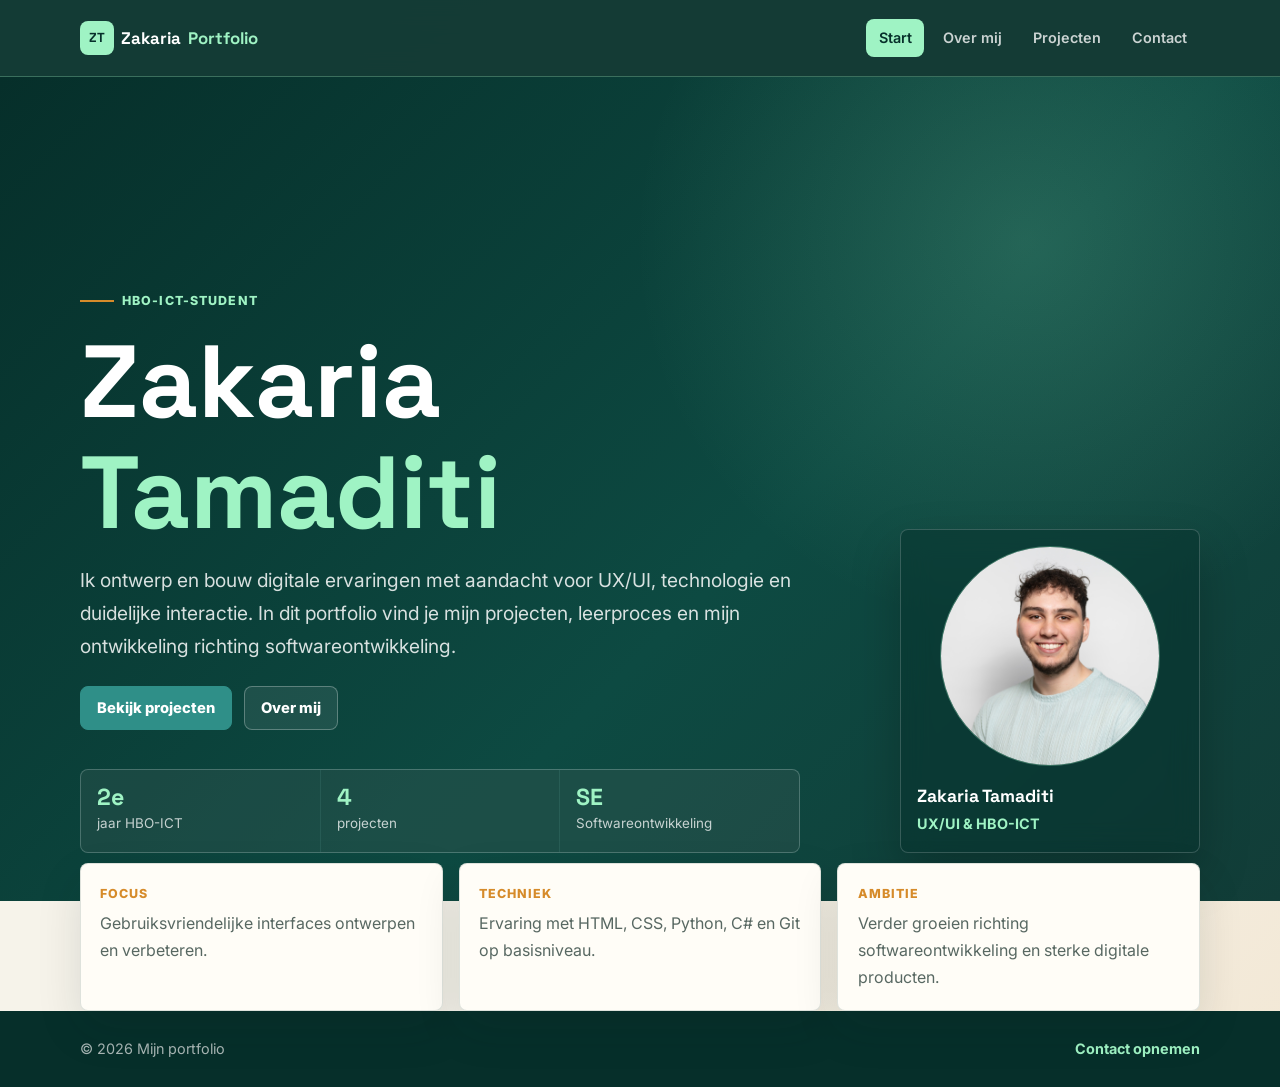
<file: index.html>
<!DOCTYPE html>
<html lang="nl">
<head>
  <meta charset="UTF-8">
  <meta name="viewport" content="width=device-width, initial-scale=1.0">
  <title>Start | Portfolio</title>
  <link rel="stylesheet" href="style.css">
</head>
<body>
  <header class="site-header">
    <nav class="navbar container" aria-label="Hoofdmenu">
      <a class="logo" href="index.html">Zakaria<span>Portfolio</span></a>
      <ul class="nav-links">
        <li><a href="index.html" aria-current="page">Start</a></li>
        <li><a href="about.html">Over mij</a></li>
        <li><a href="projects.html">Projecten</a></li>
        <li><a href="contact.html">Contact</a></li>
      </ul>
    </nav>
  </header>

  <main>
    <section class="hero">
      <div class="container hero-layout">
        <div class="hero-content">
          <span class="eyebrow">HBO-ICT-student</span>
          <h1>Zakaria <span class="highlight">Tamaditi</span></h1>
          <p>
            Ik ontwerp en bouw digitale ervaringen met aandacht voor UX/UI, technologie
            en duidelijke interactie. In dit portfolio vind je mijn projecten, leerproces
            en mijn ontwikkeling richting softwareontwikkeling.
          </p>
          <div class="hero-buttons">
            <a class="button" href="projects.html">Bekijk projecten</a>
            <a class="button button-outline" href="about.html">Over mij</a>
          </div>

          <div class="hero-stats" aria-label="Portfolio samenvatting">
            <div class="hero-stat">
              <strong>2e</strong>
              <span>jaar HBO-ICT</span>
            </div>
            <div class="hero-stat">
              <strong>4</strong>
              <span>projecten</span>
            </div>
            <div class="hero-stat">
              <strong>SE</strong>
              <span>Softwareontwikkeling</span>
            </div>
          </div>
        </div>

        <aside class="hero-profile-card" aria-label="Profielfoto Zakaria Tamaditi">
          <img src="assets/PF.png" alt="Profielfoto van Zakaria Tamaditi">
          <div>
            <strong>Zakaria Tamaditi</strong>
            <span>UX/UI &amp; HBO-ICT</span>
          </div>
        </aside>
      </div>
    </section>

    <section class="summary-band container" aria-label="Kernpunten">
      <div class="summary-grid">
        <div class="summary-item">
          <span>Focus</span>
          <p>Gebruiksvriendelijke interfaces ontwerpen en verbeteren.</p>
        </div>
        <div class="summary-item">
          <span>Techniek</span>
          <p>Ervaring met HTML, CSS, Python, C# en Git op basisniveau.</p>
        </div>
        <div class="summary-item">
          <span>Ambitie</span>
          <p>Verder groeien richting softwareontwikkeling en sterke digitale producten.</p>
        </div>
      </div>
    </section>
  </main>

  <footer class="site-footer">
    <div class="container footer-inner">
      <p>&copy; 2026 Mijn portfolio</p>
      <a href="contact.html">Contact opnemen</a>
    </div>
  </footer>
</body>
</html>
</file>
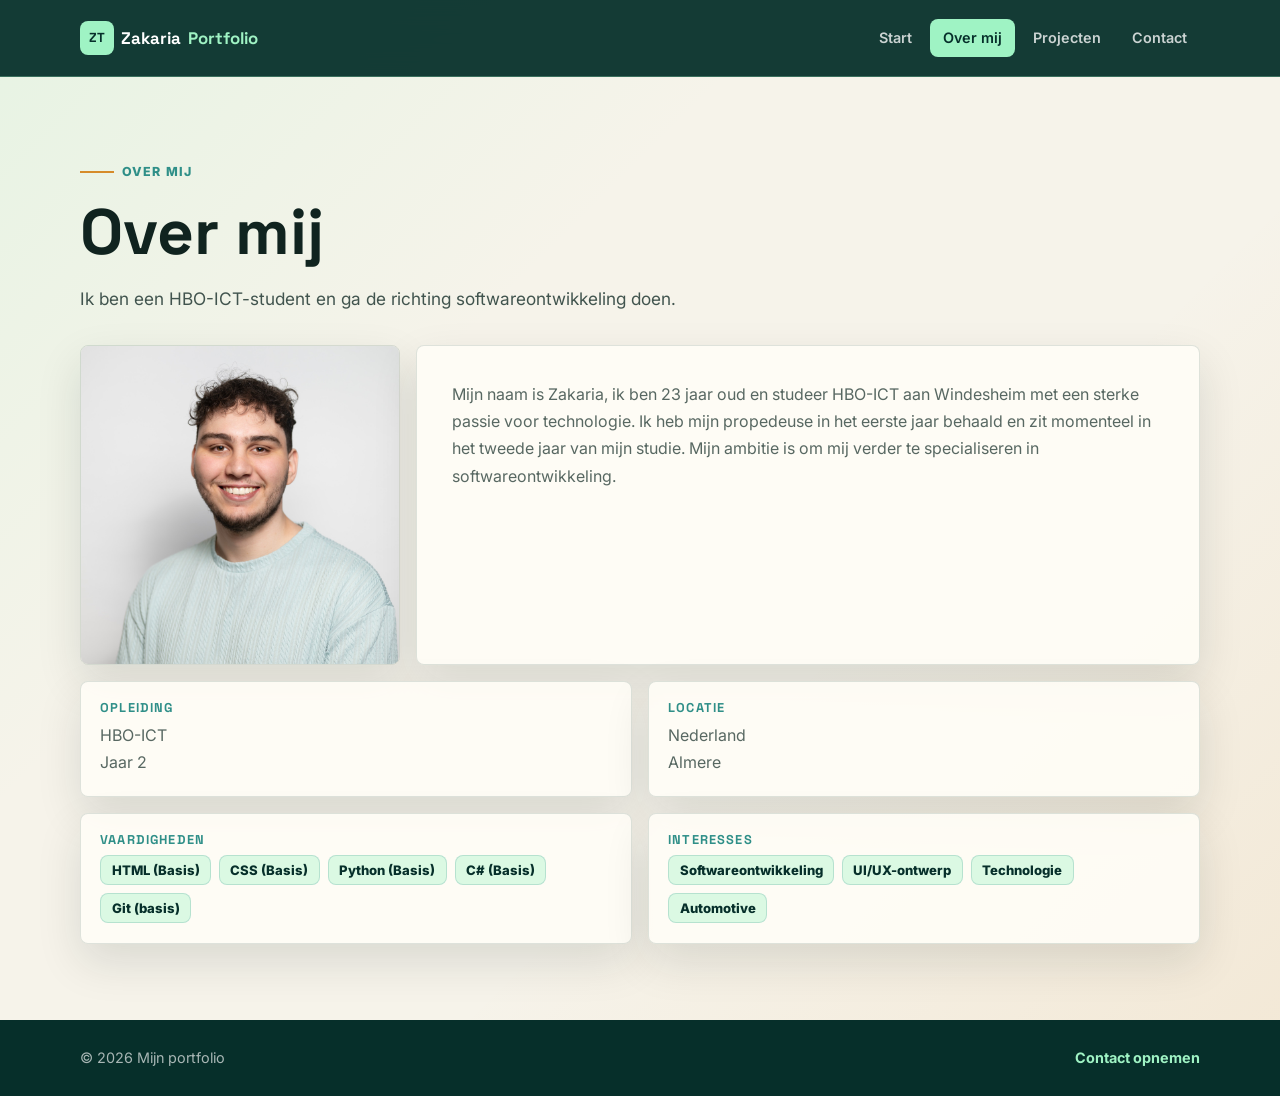
<file: about.html>
<!DOCTYPE html>
<html lang="nl">
<head>
  <meta charset="UTF-8">
  <meta name="viewport" content="width=device-width, initial-scale=1.0">
  <title>Over mij | Portfolio</title>
  <link rel="stylesheet" href="style.css">
</head>
<body>
  <header class="site-header">
    <nav class="navbar container" aria-label="Hoofdmenu">
      <a class="logo" href="index.html">Zakaria<span>Portfolio</span></a>
      <ul class="nav-links">
        <li><a href="index.html">Start</a></li>
        <li><a href="about.html" aria-current="page">Over mij</a></li>
        <li><a href="projects.html">Projecten</a></li>
        <li><a href="contact.html">Contact</a></li>
      </ul>
    </nav>
  </header>

  <main>
    <section class="section container">
      <div class="page-heading">
        <span class="eyebrow">Over mij</span>
        <h1>Over mij</h1>
        <p class="intro-text">
          Ik ben een HBO-ICT-student en ga de richting softwareontwikkeling doen.
        </p>
      </div>

      <div class="about-profile">
        <img src="assets/PF.png" alt="Profielfoto van Zakaria Tamaditi">
        <div class="card">
          <p>
            Mijn naam is Zakaria, ik ben 23 jaar oud en studeer HBO-ICT aan
            Windesheim met een sterke passie voor technologie. Ik heb mijn propedeuse
            in het eerste jaar behaald en zit momenteel in het tweede jaar van mijn studie.
            Mijn ambitie is om mij verder te specialiseren in softwareontwikkeling.
          </p>
        </div>
      </div>

      <div class="about-grid">
        <div class="about-item">
          <h3>Opleiding</h3>
          <p>HBO-ICT</p>
          <p>Jaar 2</p>
        </div>

        <div class="about-item">
          <h3>Locatie</h3>
          <p>Nederland</p>
          <p>Almere</p>
        </div>

        <div class="about-item">
          <h3>Vaardigheden</h3>
          <div class="skill-tags">
            <span class="tag">HTML (Basis)</span>
            <span class="tag">CSS (Basis)</span>
            <span class="tag">Python (Basis)</span>
            <span class="tag">C# (Basis)</span>
            <span class="tag">Git (basis)</span>
          </div>
        </div>

        <div class="about-item">
          <h3>Interesses</h3>
          <div class="skill-tags">
            <span class="tag">Softwareontwikkeling</span>
            <span class="tag">UI/UX-ontwerp</span>
            <span class="tag">Technologie</span>
            <span class="tag">Automotive</span>
          </div>
        </div>
      </div>
    </section>
  </main>

  <footer class="site-footer">
    <div class="container footer-inner">
      <p>&copy; 2026 Mijn portfolio</p>
      <a href="contact.html">Contact opnemen</a>
    </div>
  </footer>
</body>
</html>
</file>
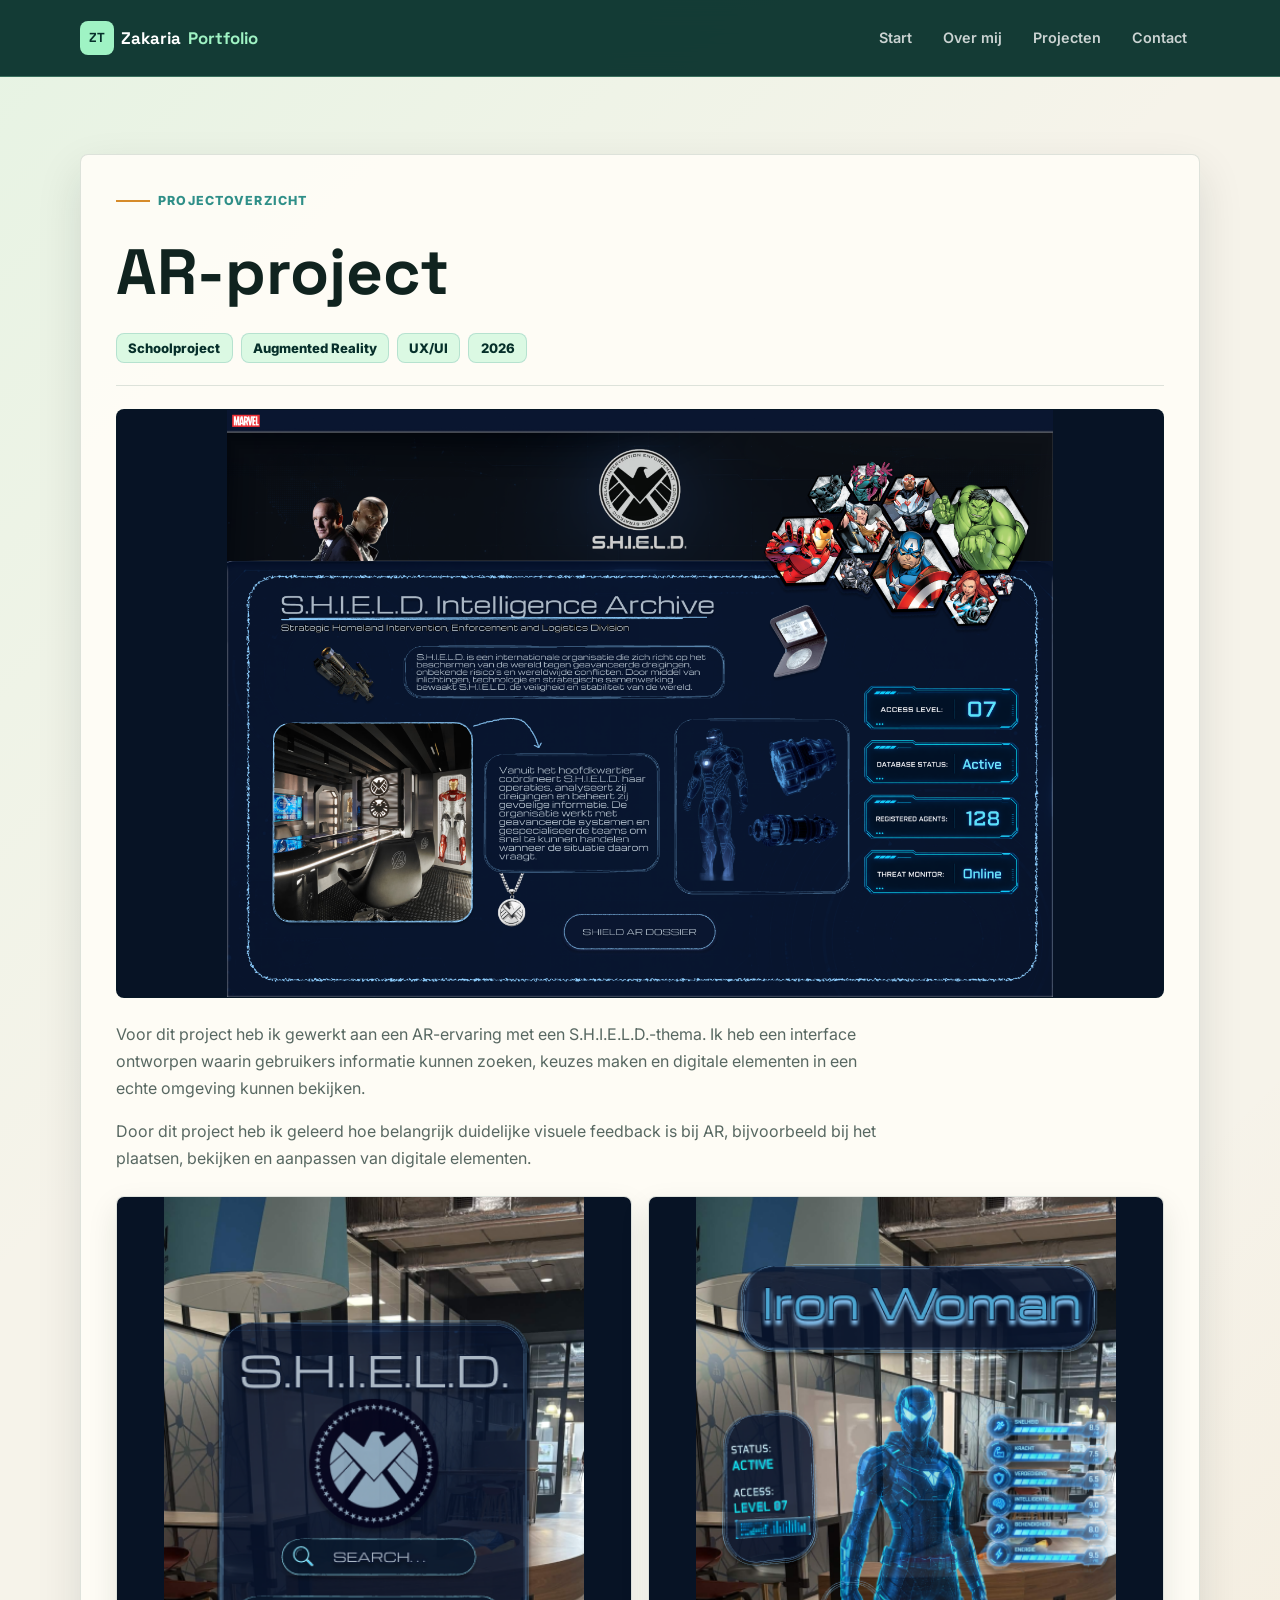
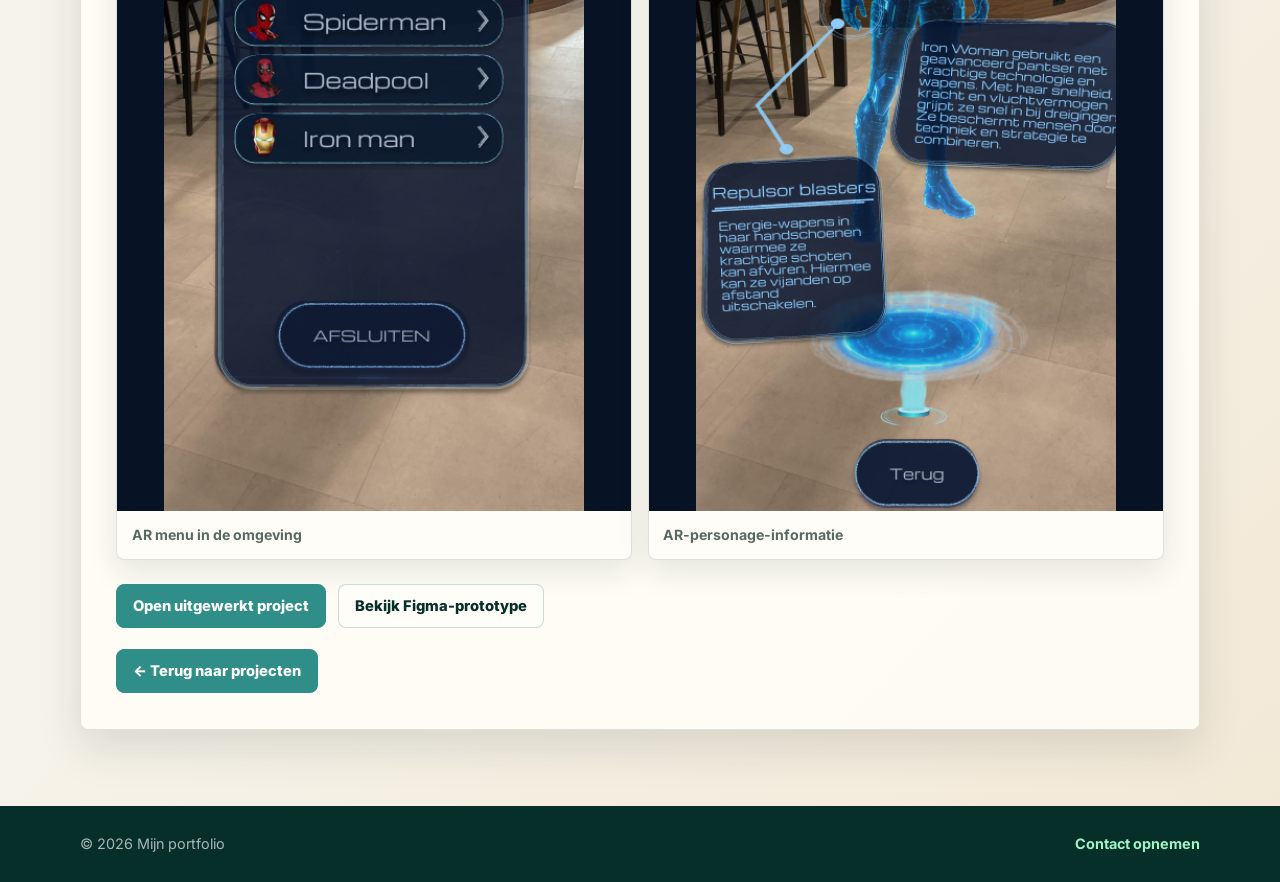
<file: ar-project.html>
<!DOCTYPE html>
<html lang="nl">
<head>
  <meta charset="UTF-8">
  <meta name="viewport" content="width=device-width, initial-scale=1.0">
  <title>AR-project | Portfolio</title>
  <link rel="stylesheet" href="style.css">
</head>
<body>
  <header class="site-header">
    <nav class="navbar container" aria-label="Hoofdmenu">
      <a class="logo" href="index.html">Zakaria<span>Portfolio</span></a>
      <ul class="nav-links">
        <li><a href="index.html">Start</a></li>
        <li><a href="about.html">Over mij</a></li>
        <li><a href="projects.html">Projecten</a></li>
        <li><a href="contact.html">Contact</a></li>
      </ul>
    </nav>
  </header>

  <main>
    <section class="section container">
      <article class="card">
        <div class="project-detail-header">
          <span class="eyebrow">Projectoverzicht</span>
          <h1>AR-project</h1>
          <div class="project-meta">
            <span class="badge">Schoolproject</span>
            <span class="badge">Augmented Reality</span>
            <span class="badge">UX/UI</span>
            <span class="badge">2026</span>
          </div>
        </div>

        <img class="project-hero-image project-hero-contain" src="assets/Website.png" alt="AR-ontwerpwebsite voor S.H.I.E.L.D. Intelligence Archive">

        <div class="detail-body">
          <p>
            Voor dit project heb ik gewerkt aan een AR-ervaring met een S.H.I.E.L.D.-thema.
            Ik heb een interface ontworpen waarin gebruikers informatie kunnen zoeken, keuzes
            maken en digitale elementen in een echte omgeving kunnen bekijken.
          </p>
          <p>
            Door dit project heb ik geleerd hoe belangrijk duidelijke visuele feedback is bij AR,
            bijvoorbeeld bij het plaatsen, bekijken en aanpassen van digitale elementen.
          </p>
        </div>

        <div class="project-gallery" aria-label="Screenshots van het AR-project">
          <figure>
            <img src="assets/AR Omgeving 1.png" alt="AR omgeving met S.H.I.E.L.D. menu">
            <figcaption>AR menu in de omgeving</figcaption>
          </figure>
          <figure>
            <img src="assets/AR Omgeving 2.png" alt="AR omgeving met Iron Woman informatie">
            <figcaption>AR-personage-informatie</figcaption>
          </figure>
        </div>

        <div class="button-row">
          <a class="button" href="https://zikooo29.github.io/AR-S.H.I.E.L.D/" target="_blank" rel="noreferrer">Open uitgewerkt project</a>
          <a class="button button-secondary" href="https://www.figma.com/proto/dMwx4AtekJLCwTItUFMHYf/AR-Design?node-id=37-38&amp;p=f&amp;t=mmpyvbDK72VUxloW-1&amp;scaling=scale-down&amp;content-scaling=fixed&amp;page-id=0%3A1&amp;starting-point-node-id=37%3A38" target="_blank" rel="noreferrer">Bekijk Figma-prototype</a>
        </div>

        <a class="button button-back" href="projects.html">&larr; Terug naar projecten</a>
      </article>
    </section>
  </main>

  <footer class="site-footer">
    <div class="container footer-inner">
      <p>&copy; 2026 Mijn portfolio</p>
      <a href="contact.html">Contact opnemen</a>
    </div>
  </footer>
</body>
</html>
</file>
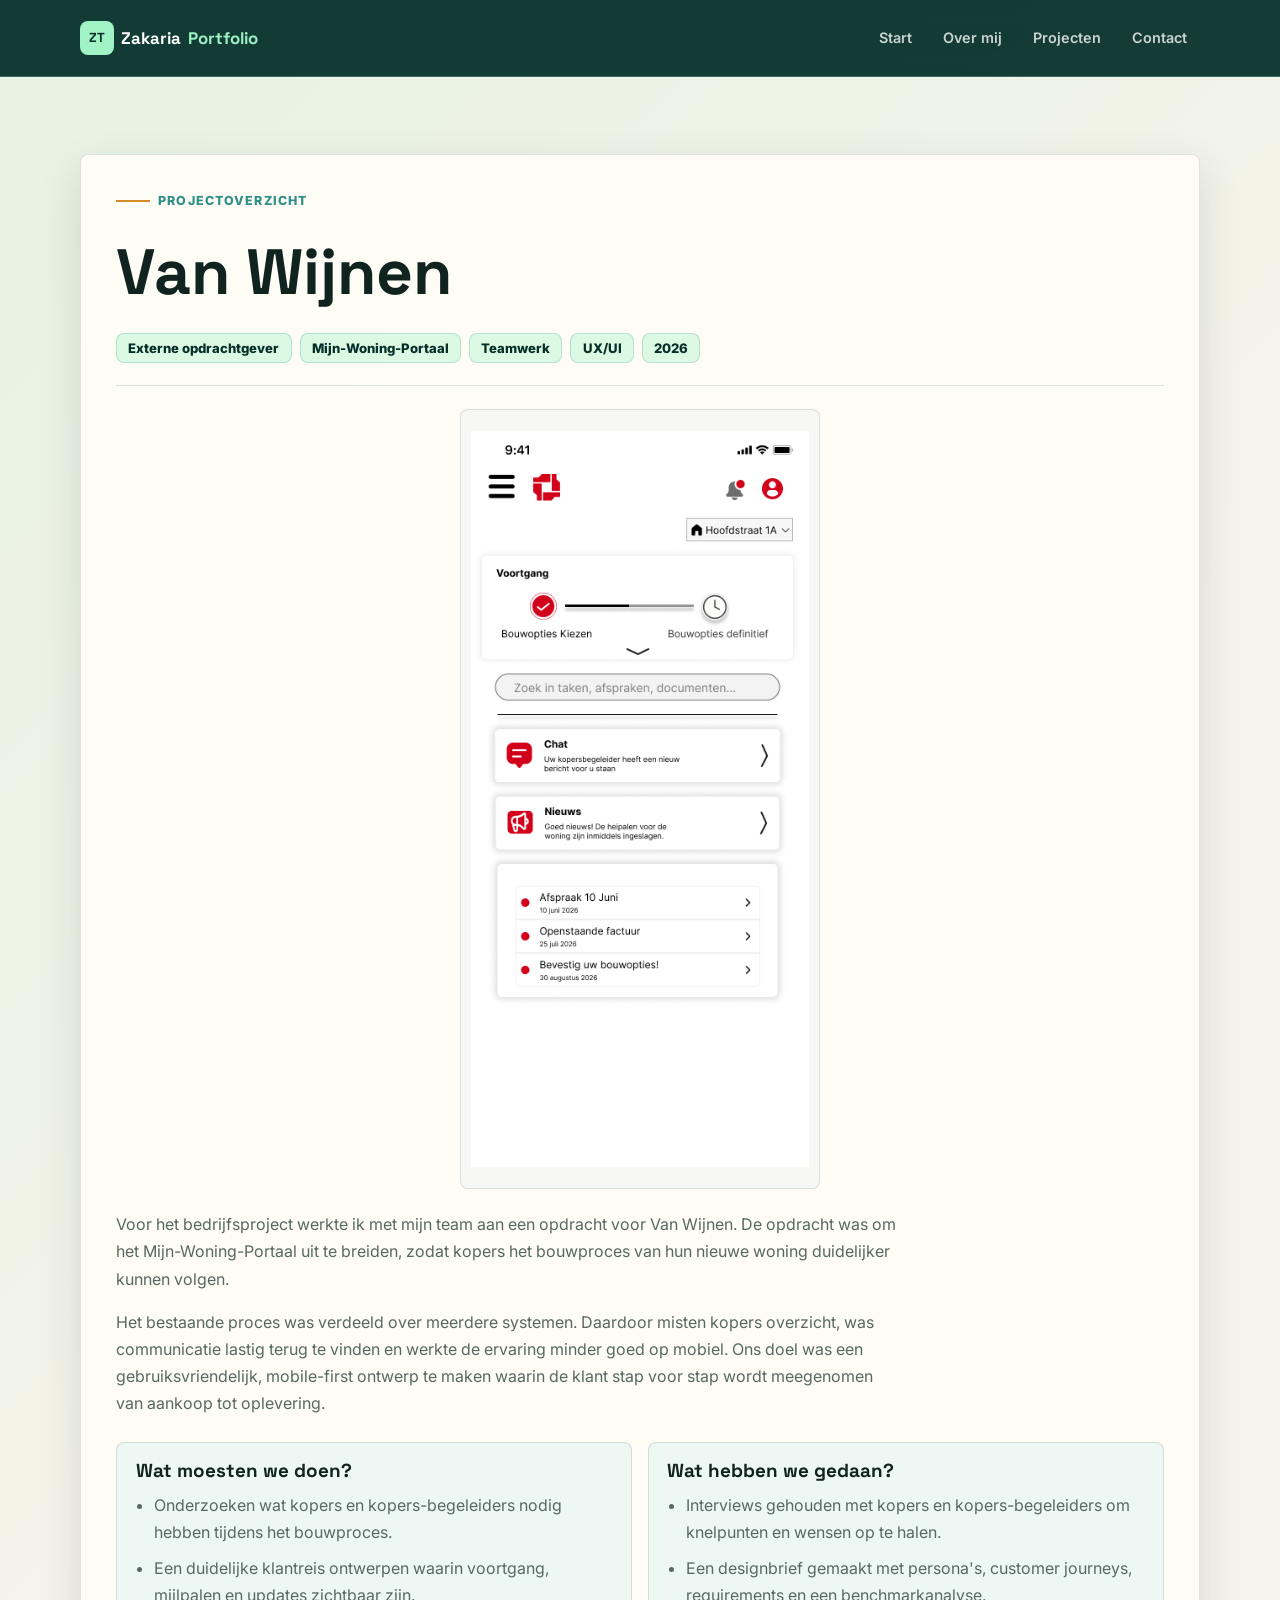
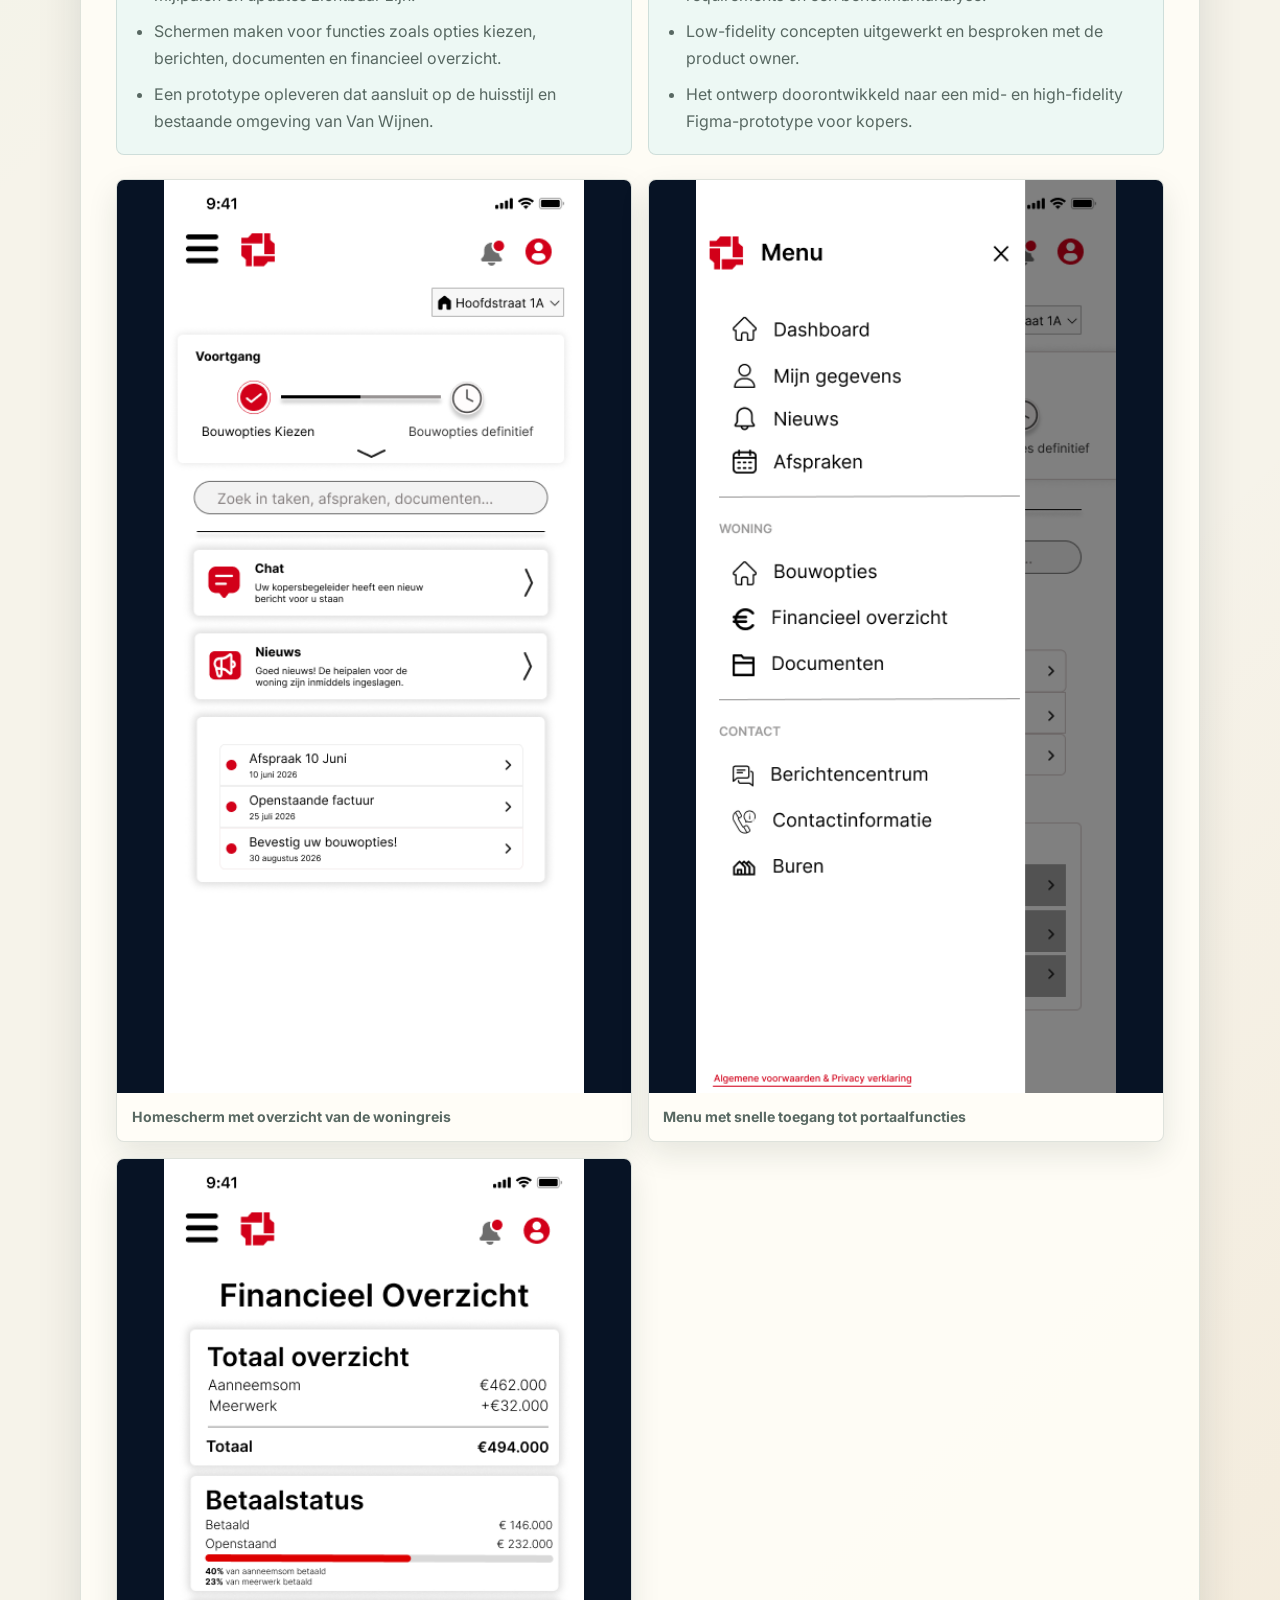
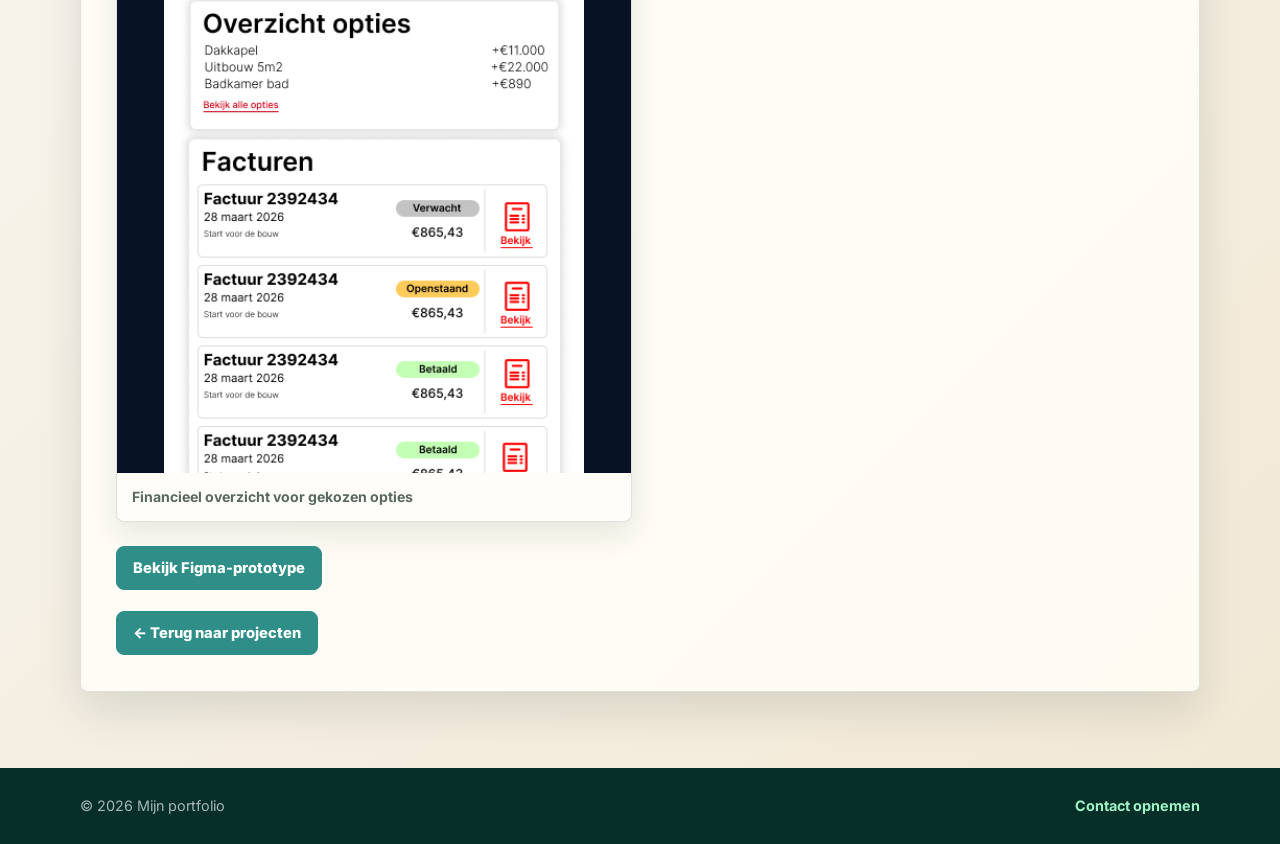
<file: bedrijfsproject.html>
<!DOCTYPE html>
<html lang="nl">
<head>
  <meta charset="UTF-8">
  <meta name="viewport" content="width=device-width, initial-scale=1.0">
  <title>Van Wijnen bedrijfsproject | Portfolio</title>
  <link rel="stylesheet" href="style.css">
</head>
<body>
  <header class="site-header">
    <nav class="navbar container" aria-label="Hoofdmenu">
      <a class="logo" href="index.html">Zakaria<span>Portfolio</span></a>
      <ul class="nav-links">
        <li><a href="index.html">Start</a></li>
        <li><a href="about.html">Over mij</a></li>
        <li><a href="projects.html">Projecten</a></li>
        <li><a href="contact.html">Contact</a></li>
      </ul>
    </nav>
  </header>

  <main>
    <section class="section container">
      <article class="card">
        <div class="project-detail-header">
          <span class="eyebrow">Projectoverzicht</span>
          <h1>Van Wijnen</h1>
          <div class="project-meta">
            <span class="badge">Externe opdrachtgever</span>
            <span class="badge">Mijn-Woning-Portaal</span>
            <span class="badge">Teamwerk</span>
            <span class="badge">UX/UI</span>
            <span class="badge">2026</span>
          </div>
        </div>

        <img class="project-hero-image project-hero-phone project-hero-clean" src="assets/Homescherm.png" alt="Homescherm van het Mijn-Woning-Portaal prototype">

        <div class="detail-body">
          <p>
            Voor het bedrijfsproject werkte ik met mijn team aan een opdracht voor Van Wijnen.
            De opdracht was om het Mijn-Woning-Portaal uit te breiden, zodat kopers het bouwproces
            van hun nieuwe woning duidelijker kunnen volgen.
          </p>
          <p>
            Het bestaande proces was verdeeld over meerdere systemen. Daardoor misten kopers
            overzicht, was communicatie lastig terug te vinden en werkte de ervaring minder goed op
            mobiel. Ons doel was een gebruiksvriendelijk, mobile-first ontwerp te maken waarin de
            klant stap voor stap wordt meegenomen van aankoop tot oplevering.
          </p>
        </div>

        <div class="case-sections">
          <section class="case-section">
            <h2>Wat moesten we doen?</h2>
            <ul class="case-list">
              <li>Onderzoeken wat kopers en kopers-begeleiders nodig hebben tijdens het bouwproces.</li>
              <li>Een duidelijke klantreis ontwerpen waarin voortgang, mijlpalen en updates zichtbaar zijn.</li>
              <li>Schermen maken voor functies zoals opties kiezen, berichten, documenten en financieel overzicht.</li>
              <li>Een prototype opleveren dat aansluit op de huisstijl en bestaande omgeving van Van Wijnen.</li>
            </ul>
          </section>

          <section class="case-section">
            <h2>Wat hebben we gedaan?</h2>
            <ul class="case-list">
              <li>Interviews gehouden met kopers en kopers-begeleiders om knelpunten en wensen op te halen.</li>
              <li>Een designbrief gemaakt met persona's, customer journeys, requirements en een benchmarkanalyse.</li>
              <li>Low-fidelity concepten uitgewerkt en besproken met de product owner.</li>
              <li>Het ontwerp doorontwikkeld naar een mid- en high-fidelity Figma-prototype voor kopers.</li>
            </ul>
          </section>
        </div>

        <div class="project-gallery" aria-label="Schermen van het Van Wijnen prototype">
          <figure>
            <img src="assets/Homescherm.png" alt="Homescherm van het Van Wijnen prototype">
            <figcaption>Homescherm met overzicht van de woningreis</figcaption>
          </figure>
          <figure>
            <img src="assets/Menu 2 met kruis.png" alt="Menu van het Van Wijnen prototype">
            <figcaption>Menu met snelle toegang tot portaalfuncties</figcaption>
          </figure>
          <figure>
            <img src="assets/Financieel overzicht.png" alt="Financieel overzicht van het Van Wijnen prototype">
            <figcaption>Financieel overzicht voor gekozen opties</figcaption>
          </figure>
        </div>

        <div class="button-row">
          <a class="button" href="https://www.figma.com/proto/CM4JSig4xszEAaALzWaVAT/Van-Wijnen?node-id=1-1418&amp;t=tlSsdBlNRWKMX7rv-1&amp;scaling=min-zoom&amp;content-scaling=fixed&amp;page-id=0%3A1" target="_blank" rel="noreferrer">Bekijk Figma-prototype</a>
        </div>

        <a class="button button-back" href="projects.html">&larr; Terug naar projecten</a>
      </article>
    </section>
  </main>

  <footer class="site-footer">
    <div class="container footer-inner">
      <p>&copy; 2026 Mijn portfolio</p>
      <a href="contact.html">Contact opnemen</a>
    </div>
  </footer>
</body>
</html>
</file>
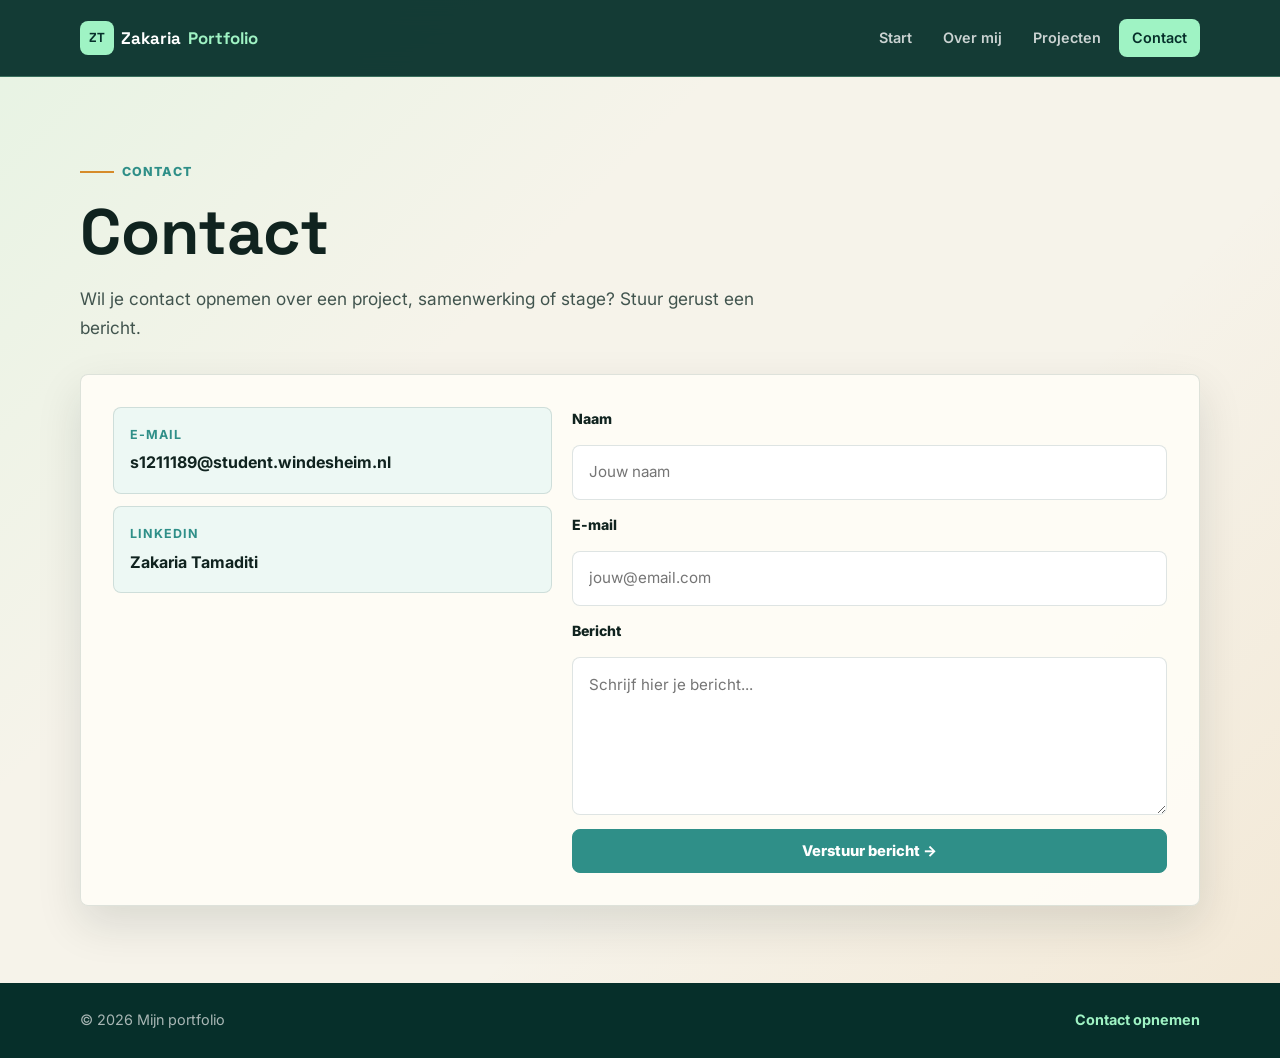
<file: contact.html>
<!DOCTYPE html>
<html lang="nl">
<head>
  <meta charset="UTF-8">
  <meta name="viewport" content="width=device-width, initial-scale=1.0">
  <title>Contact | Portfolio</title>
  <link rel="stylesheet" href="style.css">
</head>
<body>
  <header class="site-header">
    <nav class="navbar container" aria-label="Hoofdmenu">
      <a class="logo" href="index.html">Zakaria<span>Portfolio</span></a>
      <ul class="nav-links">
        <li><a href="index.html">Start</a></li>
        <li><a href="about.html">Over mij</a></li>
        <li><a href="projects.html">Projecten</a></li>
        <li><a href="contact.html" aria-current="page">Contact</a></li>
      </ul>
    </nav>
  </header>

  <main>
    <section class="section container">
      <div class="page-heading">
        <span class="eyebrow">Contact</span>
        <h1>Contact</h1>
        <p class="intro-text">
          Wil je contact opnemen over een project, samenwerking of stage? Stuur gerust een bericht.
        </p>
      </div>

      <div class="contact-panel">
        <ul class="contact-list">
          <li>
            <strong>E-mail</strong>
            <a href="mailto:s1211189@student.windesheim.nl">s1211189@student.windesheim.nl</a>
          </li>
          <li>
            <strong>LinkedIn</strong>
            <a href="https://linkedin.com/in/Zakaria-Tamaditi" target="_blank" rel="noreferrer">Zakaria Tamaditi</a>
          </li>
        </ul>

        <form class="contact-form" action="#" method="post">
          <label for="name">Naam</label>
          <input type="text" id="name" name="name" placeholder="Jouw naam" required>

          <label for="email">E-mail</label>
          <input type="email" id="email" name="email" placeholder="jouw@email.com" required>

          <label for="message">Bericht</label>
          <textarea id="message" name="message" rows="5" placeholder="Schrijf hier je bericht..." required></textarea>

          <button type="submit">Verstuur bericht &rarr;</button>
        </form>
      </div>
    </section>
  </main>

  <footer class="site-footer">
    <div class="container footer-inner">
      <p>&copy; 2026 Mijn portfolio</p>
      <a href="contact.html">Contact opnemen</a>
    </div>
  </footer>
</body>
</html>
</file>
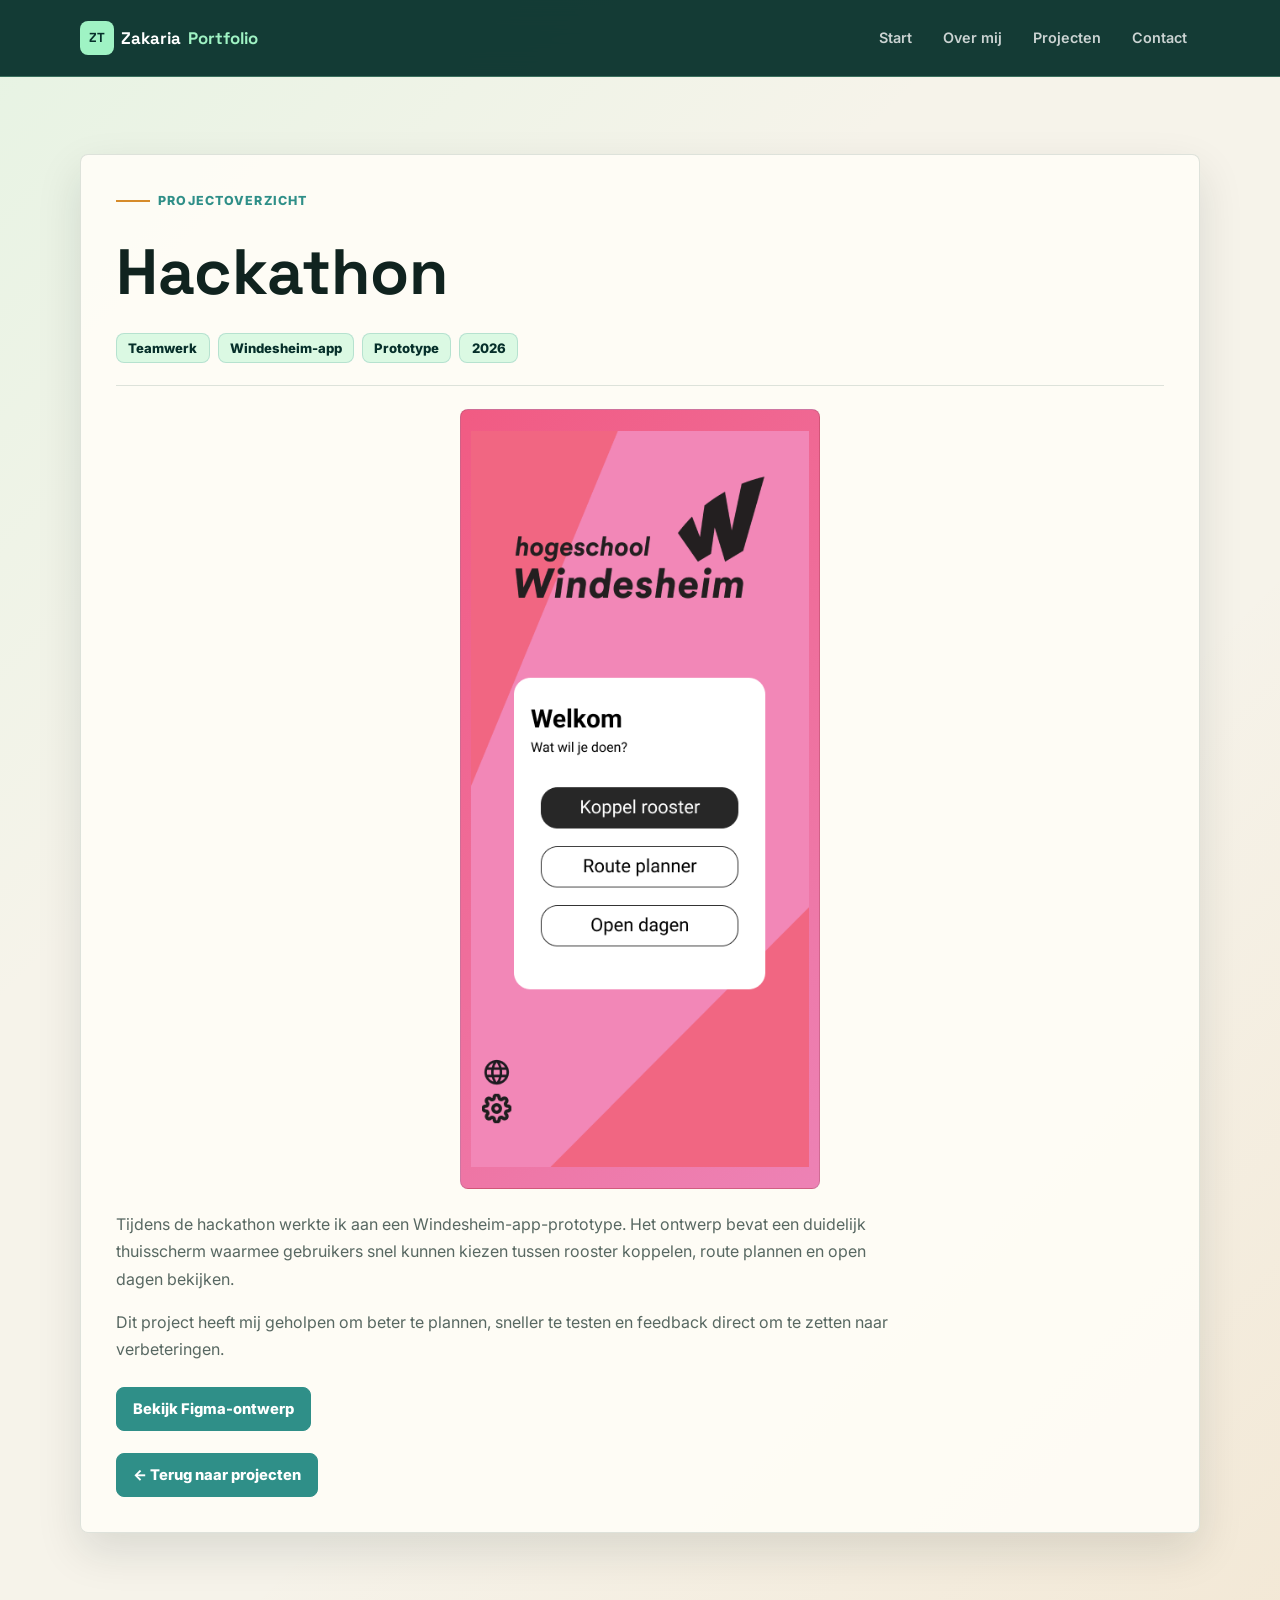
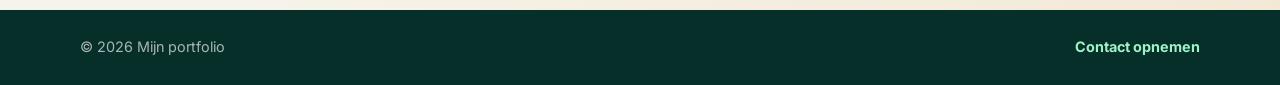
<file: hackathon.html>
<!DOCTYPE html>
<html lang="nl">
<head>
  <meta charset="UTF-8">
  <meta name="viewport" content="width=device-width, initial-scale=1.0">
  <title>Hackathon | Portfolio</title>
  <link rel="stylesheet" href="style.css">
</head>
<body>
  <header class="site-header">
    <nav class="navbar container" aria-label="Hoofdmenu">
      <a class="logo" href="index.html">Zakaria<span>Portfolio</span></a>
      <ul class="nav-links">
        <li><a href="index.html">Start</a></li>
        <li><a href="about.html">Over mij</a></li>
        <li><a href="projects.html">Projecten</a></li>
        <li><a href="contact.html">Contact</a></li>
      </ul>
    </nav>
  </header>

  <main>
    <section class="section container">
      <article class="card">
        <div class="project-detail-header">
          <span class="eyebrow">Projectoverzicht</span>
          <h1>Hackathon</h1>
          <div class="project-meta">
            <span class="badge">Teamwerk</span>
            <span class="badge">Windesheim-app</span>
            <span class="badge">Prototype</span>
            <span class="badge">2026</span>
          </div>
        </div>

        <img class="project-hero-image project-hero-phone" src="assets/Thuisscherm.png" alt="Thuisscherm van de Windesheim-app">

        <div class="detail-body">
          <p>
            Tijdens de hackathon werkte ik aan een Windesheim-app-prototype. Het ontwerp bevat een
            duidelijk thuisscherm waarmee gebruikers snel kunnen kiezen tussen rooster koppelen,
            route plannen en open dagen bekijken.
          </p>
          <p>
            Dit project heeft mij geholpen om beter te plannen, sneller te testen en feedback direct
            om te zetten naar verbeteringen.
          </p>
        </div>

        <div class="button-row">
          <a class="button" href="https://www.figma.com/proto/RSy4CdL8FnlHCHN0OZ0Ii5/Mobiele-app-Windesheim?node-id=1-520&amp;t=PDBnUKZGLQ7yj3u4-1&amp;scaling=min-zoom&amp;content-scaling=fixed&amp;page-id=0%3A1" target="_blank" rel="noreferrer">Bekijk Figma-ontwerp</a>
        </div>

        <a class="button button-back" href="projects.html">&larr; Terug naar projecten</a>
      </article>
    </section>
  </main>

  <footer class="site-footer">
    <div class="container footer-inner">
      <p>&copy; 2026 Mijn portfolio</p>
      <a href="contact.html">Contact opnemen</a>
    </div>
  </footer>
</body>
</html>
</file>
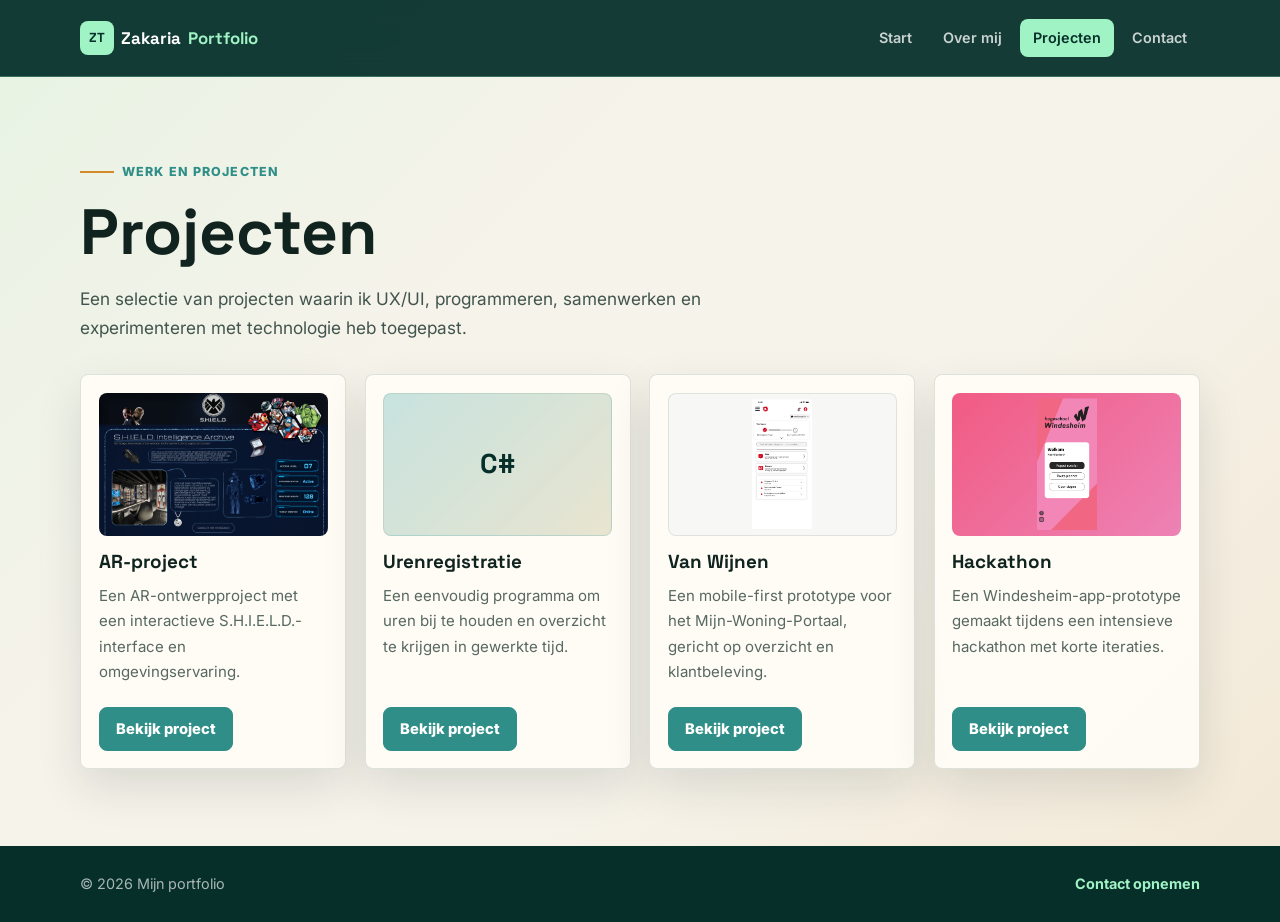
<file: projects.html>
<!DOCTYPE html>
<html lang="nl">
<head>
  <meta charset="UTF-8">
  <meta name="viewport" content="width=device-width, initial-scale=1.0">
  <title>Projecten | Portfolio</title>
  <link rel="stylesheet" href="style.css">
</head>
<body>
  <header class="site-header">
    <nav class="navbar container" aria-label="Hoofdmenu">
      <a class="logo" href="index.html">Zakaria<span>Portfolio</span></a>
      <ul class="nav-links">
        <li><a href="index.html">Start</a></li>
        <li><a href="about.html">Over mij</a></li>
        <li><a href="projects.html" aria-current="page">Projecten</a></li>
        <li><a href="contact.html">Contact</a></li>
      </ul>
    </nav>
  </header>

  <main>
    <section class="section container">
      <div class="page-heading">
        <span class="eyebrow">Werk en projecten</span>
        <h1>Projecten</h1>
        <p class="intro-text">
          Een selectie van projecten waarin ik UX/UI, programmeren, samenwerken en
          experimenteren met technologie heb toegepast.
        </p>
      </div>

      <div class="project-grid">
        <article class="project-card project-card-featured">
          <img class="project-thumb" src="assets/Website.png" alt="AR-ontwerpwebsite voor S.H.I.E.L.D. Intelligence Archive">
          <h2>AR-project</h2>
          <p>Een AR-ontwerpproject met een interactieve S.H.I.E.L.D.-interface en omgevingservaring.</p>
          <a class="button" href="ar-project.html">Bekijk project</a>
        </article>

        <article class="project-card">
          <div class="project-placeholder">C#</div>
          <h2>Urenregistratie</h2>
          <p>Een eenvoudig programma om uren bij te houden en overzicht te krijgen in gewerkte tijd.</p>
          <a class="button" href="urenregistratieprogramma.html">Bekijk project</a>
        </article>

        <article class="project-card">
          <img class="project-thumb project-thumb-phone project-thumb-clean" src="assets/Homescherm.png" alt="Homescherm van het Van Wijnen Mijn-Woning-Portaal prototype">
          <h2>Van Wijnen</h2>
          <p>Een mobile-first prototype voor het Mijn-Woning-Portaal, gericht op overzicht en klantbeleving.</p>
          <a class="button" href="bedrijfsproject.html">Bekijk project</a>
        </article>

        <article class="project-card">
          <img class="project-thumb project-thumb-phone" src="assets/Thuisscherm.png" alt="Thuisscherm van de Windesheim-app">
          <h2>Hackathon</h2>
          <p>Een Windesheim-app-prototype gemaakt tijdens een intensieve hackathon met korte iteraties.</p>
          <a class="button" href="hackathon.html">Bekijk project</a>
        </article>
      </div>
    </section>
  </main>

  <footer class="site-footer">
    <div class="container footer-inner">
      <p>&copy; 2026 Mijn portfolio</p>
      <a href="contact.html">Contact opnemen</a>
    </div>
  </footer>
</body>
</html>
</file>
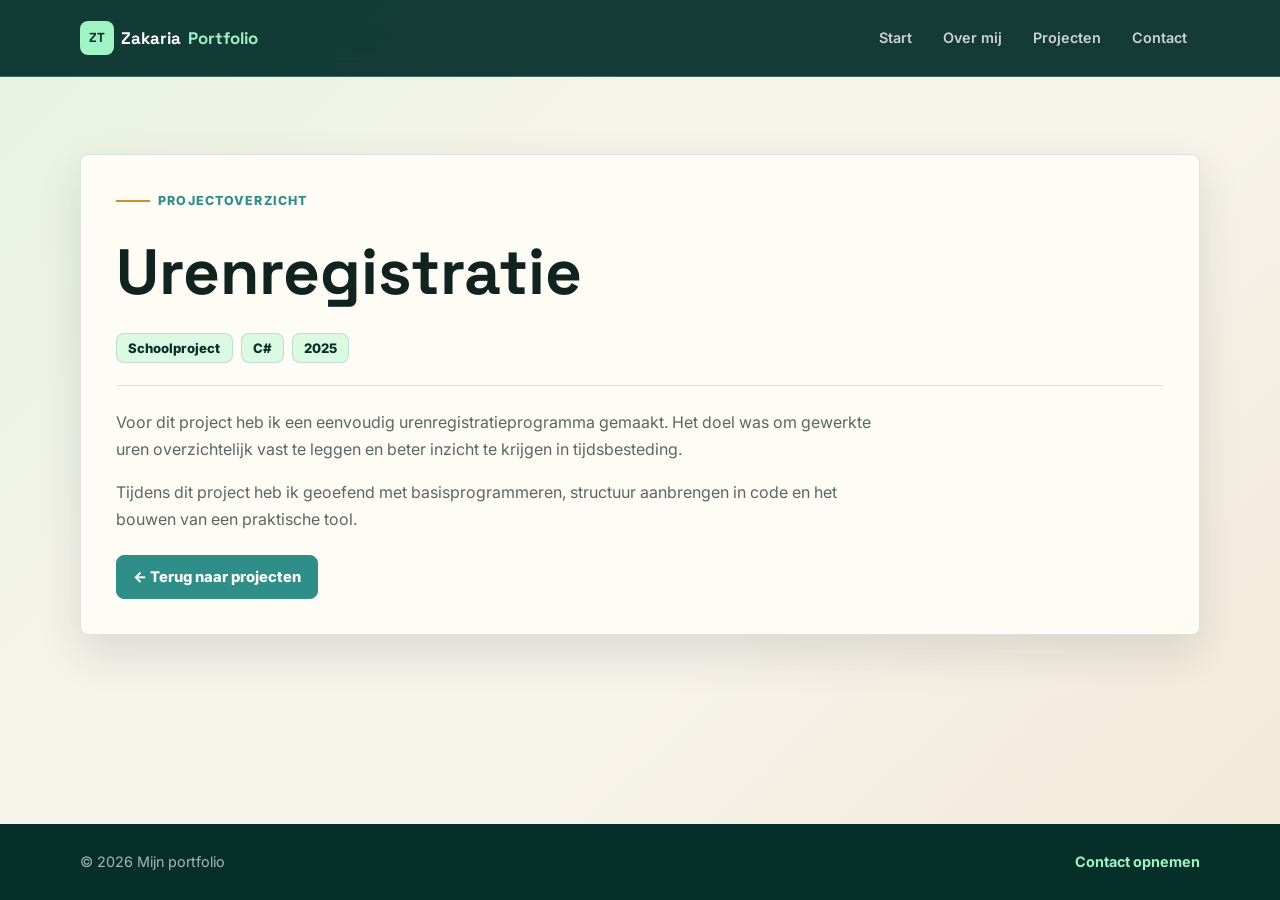
<file: urenregistratieprogramma.html>
<!DOCTYPE html>
<html lang="nl">
<head>
  <meta charset="UTF-8">
  <meta name="viewport" content="width=device-width, initial-scale=1.0">
  <title>Urenregistratieprogramma | Portfolio</title>
  <link rel="stylesheet" href="style.css">
</head>
<body>
  <header class="site-header">
    <nav class="navbar container" aria-label="Hoofdmenu">
      <a class="logo" href="index.html">Zakaria<span>Portfolio</span></a>
      <ul class="nav-links">
        <li><a href="index.html">Start</a></li>
        <li><a href="about.html">Over mij</a></li>
        <li><a href="projects.html">Projecten</a></li>
        <li><a href="contact.html">Contact</a></li>
      </ul>
    </nav>
  </header>

  <main>
    <section class="section container">
      <article class="card">
        <div class="project-detail-header">
          <span class="eyebrow">Projectoverzicht</span>
          <h1>Urenregistratie</h1>
          <div class="project-meta">
            <span class="badge">Schoolproject</span>
            <span class="badge">C#</span>
            <span class="badge">2025</span>
          </div>
        </div>

        <div class="detail-body">
          <p>
            Voor dit project heb ik een eenvoudig urenregistratieprogramma gemaakt. Het doel was om
            gewerkte uren overzichtelijk vast te leggen en beter inzicht te krijgen in tijdsbesteding.
          </p>
          <p>
            Tijdens dit project heb ik geoefend met basisprogrammeren, structuur aanbrengen in code
            en het bouwen van een praktische tool.
          </p>
        </div>

        <a class="button button-back" href="projects.html">&larr; Terug naar projecten</a>
      </article>
    </section>
  </main>

  <footer class="site-footer">
    <div class="container footer-inner">
      <p>&copy; 2026 Mijn portfolio</p>
      <a href="contact.html">Contact opnemen</a>
    </div>
  </footer>
</body>
</html>
</file>
<file: style.css>
@import url('https://fonts.googleapis.com/css2?family=Inter:wght@400;500;600;700;800&family=Space+Grotesk:wght@600;700&display=swap');

:root {
  --bg: #f6f3ea;
  --surface: #fffdf7;
  --surface-soft: #edf8f4;
  --ink: #10231f;
  --muted: #586862;
  --dark: #062f2a;
  --teal: #2f8f88;
  --mint: #9ff3c4;
  --amber: #d68b2a;
  --line: rgba(6, 47, 42, 0.13);
  --shadow: 0 18px 45px rgba(16, 35, 31, 0.12);
  --radius: 8px;
}

* {
  box-sizing: border-box;
  margin: 0;
  padding: 0;
}

html {
  scroll-behavior: smooth;
}

body {
  min-height: 100vh;
  display: flex;
  flex-direction: column;
  font-family: 'Inter', Arial, sans-serif;
  line-height: 1.7;
  color: var(--ink);
  background:
    linear-gradient(135deg, rgba(159, 243, 196, 0.18), transparent 34%),
    linear-gradient(315deg, rgba(214, 139, 42, 0.11), transparent 38%),
    var(--bg);
}

img {
  max-width: 100%;
}

a {
  color: inherit;
}

.container {
  width: min(1120px, 92%);
  margin: 0 auto;
}

.site-header {
  position: sticky;
  top: 0;
  z-index: 100;
  background: rgba(6, 47, 42, 0.94);
  border-bottom: 1px solid rgba(159, 243, 196, 0.28);
  backdrop-filter: blur(14px);
}

.navbar {
  min-height: 76px;
  display: flex;
  align-items: center;
  justify-content: space-between;
  gap: 1.5rem;
}

.logo {
  display: inline-flex;
  align-items: center;
  gap: 0.45rem;
  color: #ffffff;
  font-family: 'Space Grotesk', sans-serif;
  font-size: 1.05rem;
  font-weight: 700;
  text-decoration: none;
}

.logo::before {
  content: 'ZT';
  display: grid;
  place-items: center;
  width: 34px;
  height: 34px;
  border-radius: var(--radius);
  background: var(--mint);
  color: var(--dark);
  font-size: 0.82rem;
}

.logo span {
  color: var(--mint);
}

.nav-links {
  list-style: none;
  display: flex;
  flex-wrap: wrap;
  align-items: center;
  justify-content: flex-end;
  gap: 0.35rem;
}

.nav-links a {
  display: inline-flex;
  align-items: center;
  min-height: 38px;
  padding: 0.45rem 0.8rem;
  border-radius: var(--radius);
  color: rgba(255, 255, 255, 0.78);
  text-decoration: none;
  font-size: 0.9rem;
  font-weight: 600;
  transition: 0.2s ease;
}

.nav-links a:hover,
.nav-links a[aria-current="page"] {
  color: var(--dark);
  background: var(--mint);
}

.section {
  padding: clamp(2.7rem, 6vw, 5rem) 0;
}

.page-heading {
  max-width: 760px;
  margin-bottom: 2rem;
}

h1,
h2,
h3 {
  font-family: 'Space Grotesk', sans-serif;
  line-height: 1.08;
  color: var(--ink);
}

h1 {
  max-width: 12ch;
  margin-bottom: 1rem;
  font-size: clamp(2.15rem, 5vw, 4.7rem);
  letter-spacing: 0;
}

h2 {
  margin-bottom: 0.65rem;
  font-size: clamp(1.4rem, 3vw, 2.1rem);
}

h3 {
  margin-bottom: 0.45rem;
  font-size: 1rem;
}

p {
  margin-bottom: 1rem;
  color: var(--muted);
}

.intro-text {
  max-width: 66ch;
  font-size: 1.08rem;
  color: #41544e;
}

.eyebrow {
  display: inline-flex;
  align-items: center;
  gap: 0.5rem;
  margin-bottom: 1rem;
  color: var(--teal);
  font-size: 0.78rem;
  font-weight: 800;
  letter-spacing: 0.09em;
  text-transform: uppercase;
}

.eyebrow::before {
  content: '';
  width: 34px;
  height: 2px;
  background: var(--amber);
}

.hero {
  min-height: calc(100vh - 76px);
  display: grid;
  align-items: end;
  padding: clamp(4rem, 9vw, 7rem) 0 3rem;
  background:
    radial-gradient(circle at 80% 20%, rgba(159, 243, 196, 0.16), transparent 32%),
    linear-gradient(135deg, #062f2a 0%, #0d4a42 58%, #123d38 100%);
  color: #ffffff;
}

.hero-layout {
  display: grid;
  grid-template-columns: minmax(0, 720px) minmax(220px, 300px);
  align-items: end;
  justify-content: space-between;
  gap: 2rem;
}

.hero-content {
  max-width: 720px;
}

.hero .eyebrow {
  color: var(--mint);
}

.hero h1 {
  max-width: 11ch;
  color: #ffffff;
  font-size: clamp(3rem, 8vw, 6.8rem);
}

.hero h1 .highlight {
  color: var(--mint);
}

.hero p {
  max-width: 60ch;
  color: rgba(255, 255, 255, 0.84);
  font-size: clamp(1rem, 2vw, 1.2rem);
}

.hero-buttons {
  display: flex;
  flex-wrap: wrap;
  gap: 0.75rem;
  margin-top: 1.5rem;
}

.hero-stats {
  display: grid;
  grid-template-columns: repeat(3, minmax(0, 1fr));
  gap: 1px;
  width: min(720px, 100%);
  margin-top: 2.4rem;
  overflow: hidden;
  border: 1px solid rgba(255, 255, 255, 0.16);
  border-radius: var(--radius);
  background: rgba(255, 255, 255, 0.11);
}

.hero-stat {
  padding: 1rem;
  background: rgba(6, 47, 42, 0.32);
}

.hero-stat strong {
  display: block;
  color: var(--mint);
  font-family: 'Space Grotesk', sans-serif;
  font-size: 1.45rem;
  line-height: 1;
}

.hero-stat span {
  color: rgba(255, 255, 255, 0.75);
  font-size: 0.84rem;
}

.hero-profile-card {
  display: grid;
  gap: 1rem;
  padding: 1rem;
  border: 1px solid rgba(255, 255, 255, 0.18);
  border-radius: var(--radius);
  background: rgba(6, 47, 42, 0.46);
  box-shadow: 0 22px 50px rgba(0, 0, 0, 0.22);
  backdrop-filter: blur(14px);
}

.hero-profile-card img {
  width: min(220px, 100%);
  aspect-ratio: 1;
  object-fit: cover;
  object-position: 50% 30%;
  border: 1px solid rgba(159, 243, 196, 0.32);
  border-radius: 50%;
  justify-self: center;
}

.hero-profile-card strong,
.hero-profile-card span {
  display: block;
}

.hero-profile-card strong {
  color: #ffffff;
  font-family: 'Space Grotesk', sans-serif;
  font-size: 1.1rem;
}

.hero-profile-card span {
  color: var(--mint);
  font-size: 0.9rem;
  font-weight: 700;
}

.button,
button[type="submit"] {
  display: inline-flex;
  align-items: center;
  justify-content: center;
  min-height: 44px;
  padding: 0.7rem 1rem;
  border: 1px solid var(--teal);
  border-radius: var(--radius);
  background: var(--teal);
  color: #ffffff;
  font: inherit;
  font-weight: 800;
  font-size: 0.92rem;
  line-height: 1.1;
  text-decoration: none;
  cursor: pointer;
  transition: transform 0.2s ease, box-shadow 0.2s ease, background 0.2s ease;
}

.button:hover,
button[type="submit"]:hover {
  transform: translateY(-2px);
  background: var(--dark);
  border-color: var(--dark);
  box-shadow: 0 12px 26px rgba(16, 35, 31, 0.2);
}

.button-outline {
  background: rgba(255, 255, 255, 0.08);
  border-color: rgba(255, 255, 255, 0.28);
  color: #ffffff;
}

.button-outline:hover {
  background: #ffffff;
  color: var(--dark);
  border-color: #ffffff;
}

.button-secondary {
  background: var(--surface);
  border-color: rgba(47, 143, 136, 0.28);
  color: var(--dark);
}

.button-secondary:hover {
  background: var(--dark);
  border-color: var(--dark);
  color: #ffffff;
}

.button-row {
  display: flex;
  flex-wrap: wrap;
  gap: 0.75rem;
  margin: 1.5rem 0 1rem;
}

.button-back {
  margin-top: 0.35rem;
}

.card,
.project-card,
.about-item,
.contact-panel {
  border: 1px solid var(--line);
  border-radius: var(--radius);
  background: rgba(255, 253, 247, 0.9);
  box-shadow: var(--shadow);
}

.card {
  padding: clamp(1.35rem, 3vw, 2.2rem);
}

.summary-band {
  margin-top: -2.4rem;
  position: relative;
  z-index: 2;
}

.summary-grid {
  display: grid;
  grid-template-columns: repeat(3, 1fr);
  gap: 1rem;
}

.summary-item {
  min-height: 132px;
  padding: 1.2rem;
  border-radius: var(--radius);
  background: var(--surface);
  border: 1px solid var(--line);
  box-shadow: var(--shadow);
}

.summary-item span {
  display: block;
  margin-bottom: 0.35rem;
  color: var(--amber);
  font-size: 0.78rem;
  font-weight: 800;
  letter-spacing: 0.08em;
  text-transform: uppercase;
}

.summary-item p {
  margin: 0;
}

.project-grid {
  display: grid;
  grid-template-columns: repeat(auto-fit, minmax(230px, 1fr));
  gap: 1.15rem;
  margin-top: 1.8rem;
}

.project-card {
  min-height: 300px;
  display: flex;
  flex-direction: column;
  padding: 1.1rem;
  overflow: hidden;
  transition: transform 0.2s ease, box-shadow 0.2s ease, border-color 0.2s ease;
}

.project-card:hover {
  transform: translateY(-5px);
  border-color: rgba(47, 143, 136, 0.34);
  box-shadow: 0 24px 55px rgba(16, 35, 31, 0.16);
}

.project-thumb,
.project-placeholder,
.project-hero-image {
  width: 100%;
  display: block;
  border-radius: var(--radius);
}

.project-thumb,
.project-placeholder {
  aspect-ratio: 16 / 10;
  margin-bottom: 1rem;
  object-fit: cover;
}

.project-thumb-phone {
  object-fit: contain;
  padding: 0.35rem;
  background: linear-gradient(135deg, #f15b83, #ed82b5);
}

.project-thumb-clean {
  background: #f7f8f5;
  border: 1px solid rgba(6, 47, 42, 0.1);
}

.project-placeholder {
  display: grid;
  place-items: center;
  border: 1px solid rgba(47, 143, 136, 0.18);
  background:
    linear-gradient(135deg, rgba(47, 143, 136, 0.2), rgba(214, 139, 42, 0.18)),
    var(--surface-soft);
  color: var(--dark);
  font-family: 'Space Grotesk', sans-serif;
  font-size: 1.7rem;
  font-weight: 700;
}

.project-card h2 {
  font-size: 1.18rem;
}

.project-card p {
  flex: 1;
  font-size: 0.94rem;
}

.project-card .button {
  align-self: flex-start;
  margin-top: 0.35rem;
}

.about-grid {
  display: grid;
  grid-template-columns: repeat(2, minmax(0, 1fr));
  gap: 1rem;
  margin-top: 1rem;
}

.about-profile {
  display: grid;
  grid-template-columns: minmax(220px, 320px) 1fr;
  align-items: stretch;
  gap: 1rem;
}

.about-profile img {
  width: 100%;
  height: 100%;
  min-height: 320px;
  object-fit: cover;
  object-position: 50% 28%;
  border: 1px solid var(--line);
  border-radius: var(--radius);
  box-shadow: var(--shadow);
}

.about-item {
  padding: 1.2rem;
}

.about-item h3 {
  color: var(--teal);
  font-size: 0.8rem;
  font-weight: 800;
  letter-spacing: 0.09em;
  text-transform: uppercase;
}

.about-item p {
  margin: 0;
}

.skill-tags {
  display: flex;
  flex-wrap: wrap;
  gap: 0.5rem;
  margin-top: 0.55rem;
}

.tag,
.badge {
  display: inline-flex;
  align-items: center;
  min-height: 30px;
  border-radius: var(--radius);
  border: 1px solid rgba(47, 143, 136, 0.22);
  background: rgba(159, 243, 196, 0.36);
  color: var(--dark);
  font-size: 0.82rem;
  font-weight: 800;
  line-height: 1.1;
}

.tag {
  padding: 0.35rem 0.65rem;
}

.badge {
  padding: 0.35rem 0.7rem;
}

.contact-panel {
  display: grid;
  grid-template-columns: 0.85fr 1.15fr;
  gap: 1.25rem;
  padding: clamp(1.25rem, 3vw, 2rem);
}

.contact-list {
  list-style: none;
  display: grid;
  align-self: start;
  gap: 0.8rem;
}

.contact-list li {
  padding: 1rem;
  border: 1px solid var(--line);
  border-radius: var(--radius);
  background: var(--surface-soft);
}

.contact-list strong {
  display: block;
  margin-bottom: 0.25rem;
  color: var(--teal);
  font-size: 0.78rem;
  letter-spacing: 0.08em;
  text-transform: uppercase;
}

.contact-list a {
  color: var(--ink);
  font-weight: 700;
  text-decoration: none;
  overflow-wrap: anywhere;
}

.contact-list a:hover {
  color: var(--teal);
}

.contact-form {
  display: grid;
  gap: 0.85rem;
}

.contact-form label {
  color: var(--ink);
  font-size: 0.88rem;
  font-weight: 800;
}

.contact-form input,
.contact-form textarea {
  width: 100%;
  padding: 0.85rem 0.95rem;
  border: 1px solid var(--line);
  border-radius: var(--radius);
  background: #ffffff;
  color: var(--ink);
  font: inherit;
  font-size: 0.95rem;
  transition: border-color 0.2s ease, box-shadow 0.2s ease;
}

.contact-form input:focus,
.contact-form textarea:focus {
  outline: none;
  border-color: var(--teal);
  box-shadow: 0 0 0 4px rgba(47, 143, 136, 0.12);
}

.contact-form textarea {
  min-height: 150px;
  resize: vertical;
}

.project-detail-header {
  display: grid;
  gap: 0.65rem;
  padding-bottom: 1.35rem;
  margin-bottom: 1.45rem;
  border-bottom: 1px solid var(--line);
}

.project-meta {
  display: flex;
  flex-wrap: wrap;
  gap: 0.5rem;
}

.project-hero-image {
  aspect-ratio: 16 / 9;
  object-fit: cover;
  margin-bottom: 1.4rem;
  border: 1px solid var(--line);
}

.project-hero-contain {
  object-fit: contain;
  background: #071325;
}

.project-hero-phone {
  width: min(360px, 100%);
  aspect-ratio: 9 / 19.5;
  object-fit: contain;
  padding: 0.6rem;
  margin-inline: auto;
  background: linear-gradient(135deg, #f15b83, #ed82b5);
}

.project-hero-clean {
  background: #f7f8f5;
}

.detail-body {
  max-width: 78ch;
}

.case-sections {
  display: grid;
  grid-template-columns: repeat(2, minmax(0, 1fr));
  gap: 1rem;
  margin: 1.5rem 0;
}

.case-section,
.case-note {
  border: 1px solid var(--line);
  border-radius: var(--radius);
  background: var(--surface-soft);
}

.case-section {
  padding: 1.15rem;
}

.case-note {
  max-width: 78ch;
  padding: 1.2rem;
  margin: 1.4rem 0;
}

.case-section h2,
.case-note h2 {
  font-size: 1.18rem;
}

.case-list {
  display: grid;
  gap: 0.55rem;
  margin: 0;
  padding-left: 1.15rem;
  color: var(--muted);
}

.case-note p {
  margin-bottom: 0;
}

.project-gallery {
  display: grid;
  grid-template-columns: repeat(2, minmax(0, 1fr));
  gap: 1rem;
  margin: 1.5rem 0;
}

.project-gallery figure {
  overflow: hidden;
  border: 1px solid var(--line);
  border-radius: var(--radius);
  background: var(--surface);
  box-shadow: 0 12px 30px rgba(16, 35, 31, 0.1);
}

.project-gallery img {
  width: 100%;
  display: block;
  aspect-ratio: 9 / 16;
  object-fit: contain;
  object-position: top;
  background: #071325;
}

.project-gallery figcaption {
  padding: 0.75rem 0.9rem;
  color: var(--muted);
  font-size: 0.88rem;
  font-weight: 700;
}

.site-footer {
  margin-top: auto;
  padding: 1.6rem 0;
  background: var(--dark);
  color: rgba(255, 255, 255, 0.7);
}

.footer-inner {
  display: flex;
  align-items: center;
  justify-content: space-between;
  gap: 1rem;
  flex-wrap: wrap;
  font-size: 0.9rem;
}

.footer-inner p {
  margin: 0;
  color: rgba(255, 255, 255, 0.65);
}

.footer-inner a {
  color: var(--mint);
  font-weight: 700;
  text-decoration: none;
}

.footer-inner a:hover {
  text-decoration: underline;
}

@media (max-width: 820px) {
  .navbar {
    min-height: auto;
    padding: 1rem 0;
    align-items: flex-start;
    flex-direction: column;
  }

  .nav-links {
    width: 100%;
    justify-content: flex-start;
  }

  .hero {
    min-height: 620px;
    padding-top: 5rem;
  }

  .hero-layout,
  .hero-stats,
  .summary-grid,
  .contact-panel,
  .about-profile,
  .case-sections,
  .project-gallery {
    grid-template-columns: 1fr;
  }

  .hero-profile-card {
    max-width: 260px;
  }
}

@media (max-width: 640px) {
  .container {
    width: min(100% - 2rem, 1120px);
  }

  .nav-links a {
    padding-inline: 0.65rem;
    font-size: 0.86rem;
  }

  .hero {
    min-height: 660px;
    background-position: center;
  }

  .hero h1 {
    font-size: clamp(2.7rem, 16vw, 4rem);
  }

  .hero-stats {
    margin-top: 1.6rem;
  }

  .about-grid,
  .project-grid {
    grid-template-columns: 1fr;
  }

  .about-profile img {
    min-height: 260px;
  }

  .card,
  .contact-panel {
    padding: 1rem;
  }

  .footer-inner {
    text-align: center;
    justify-content: center;
  }
}
</file>
